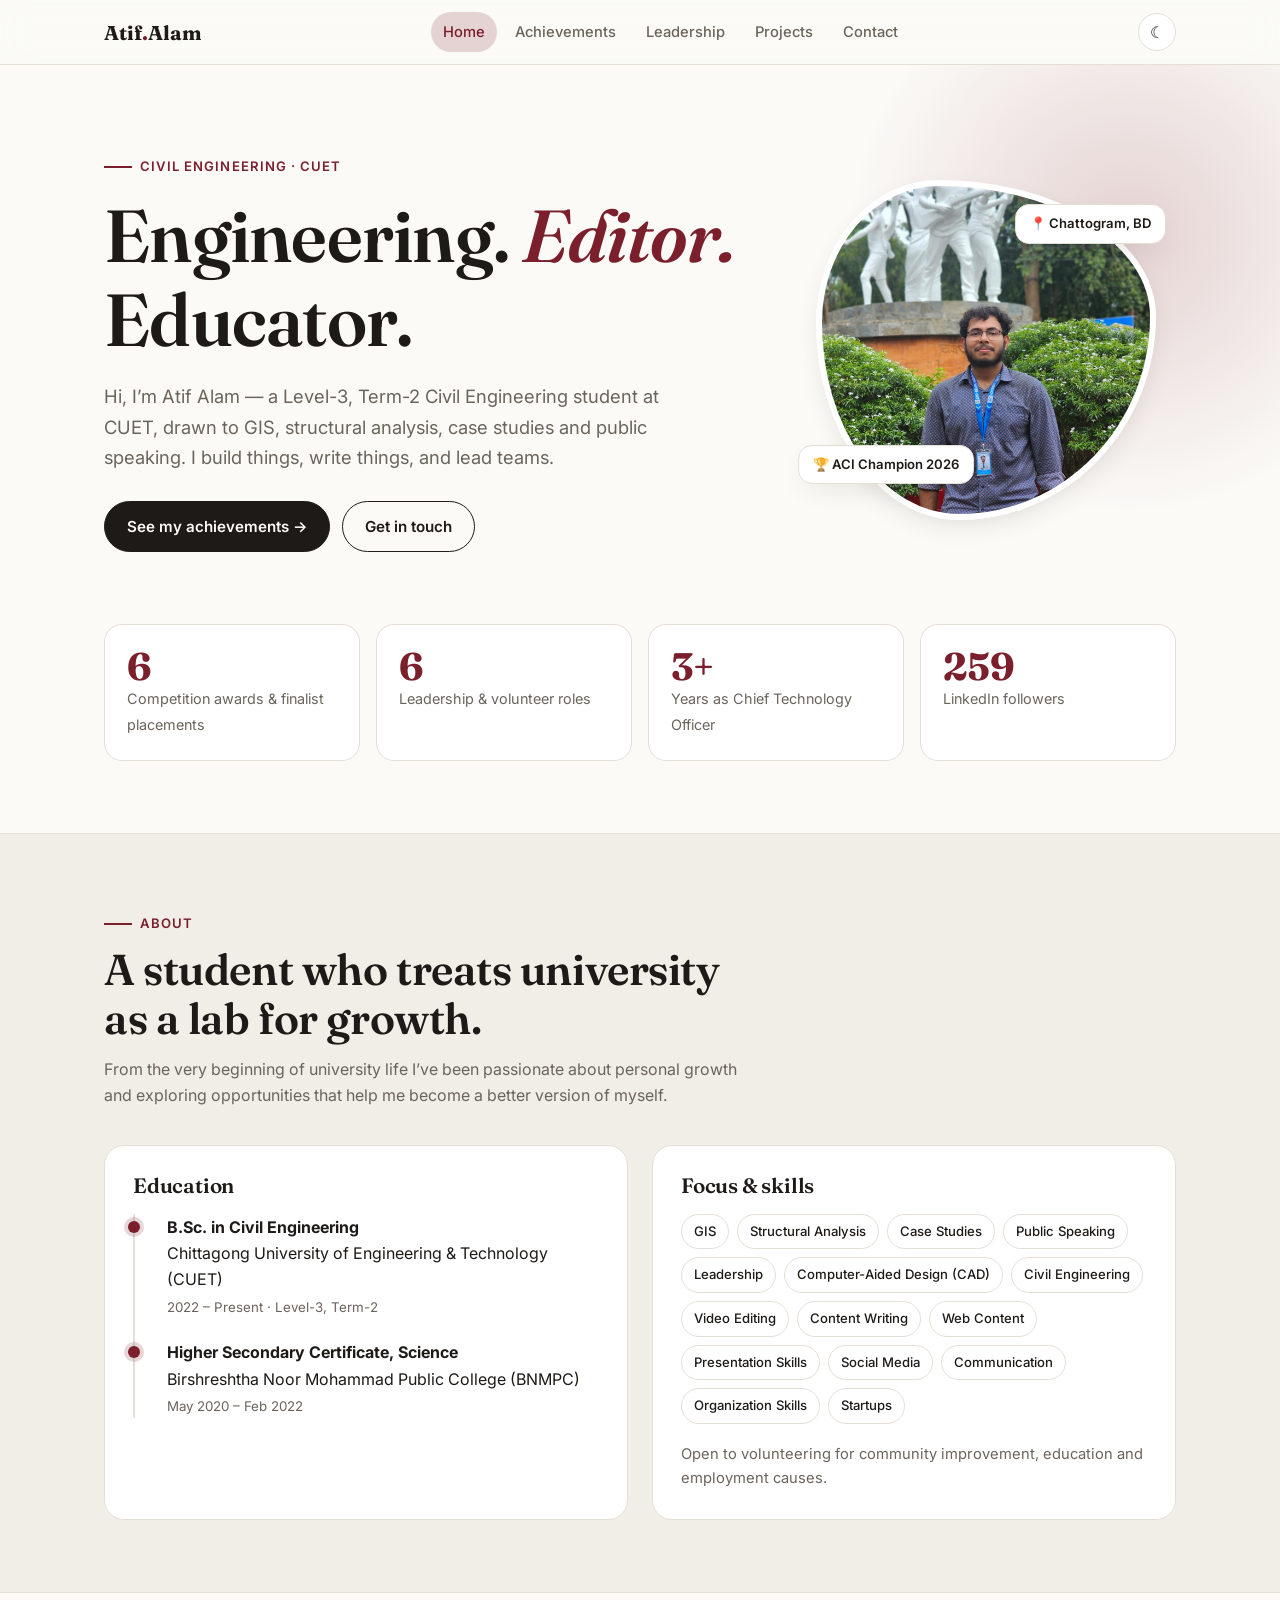
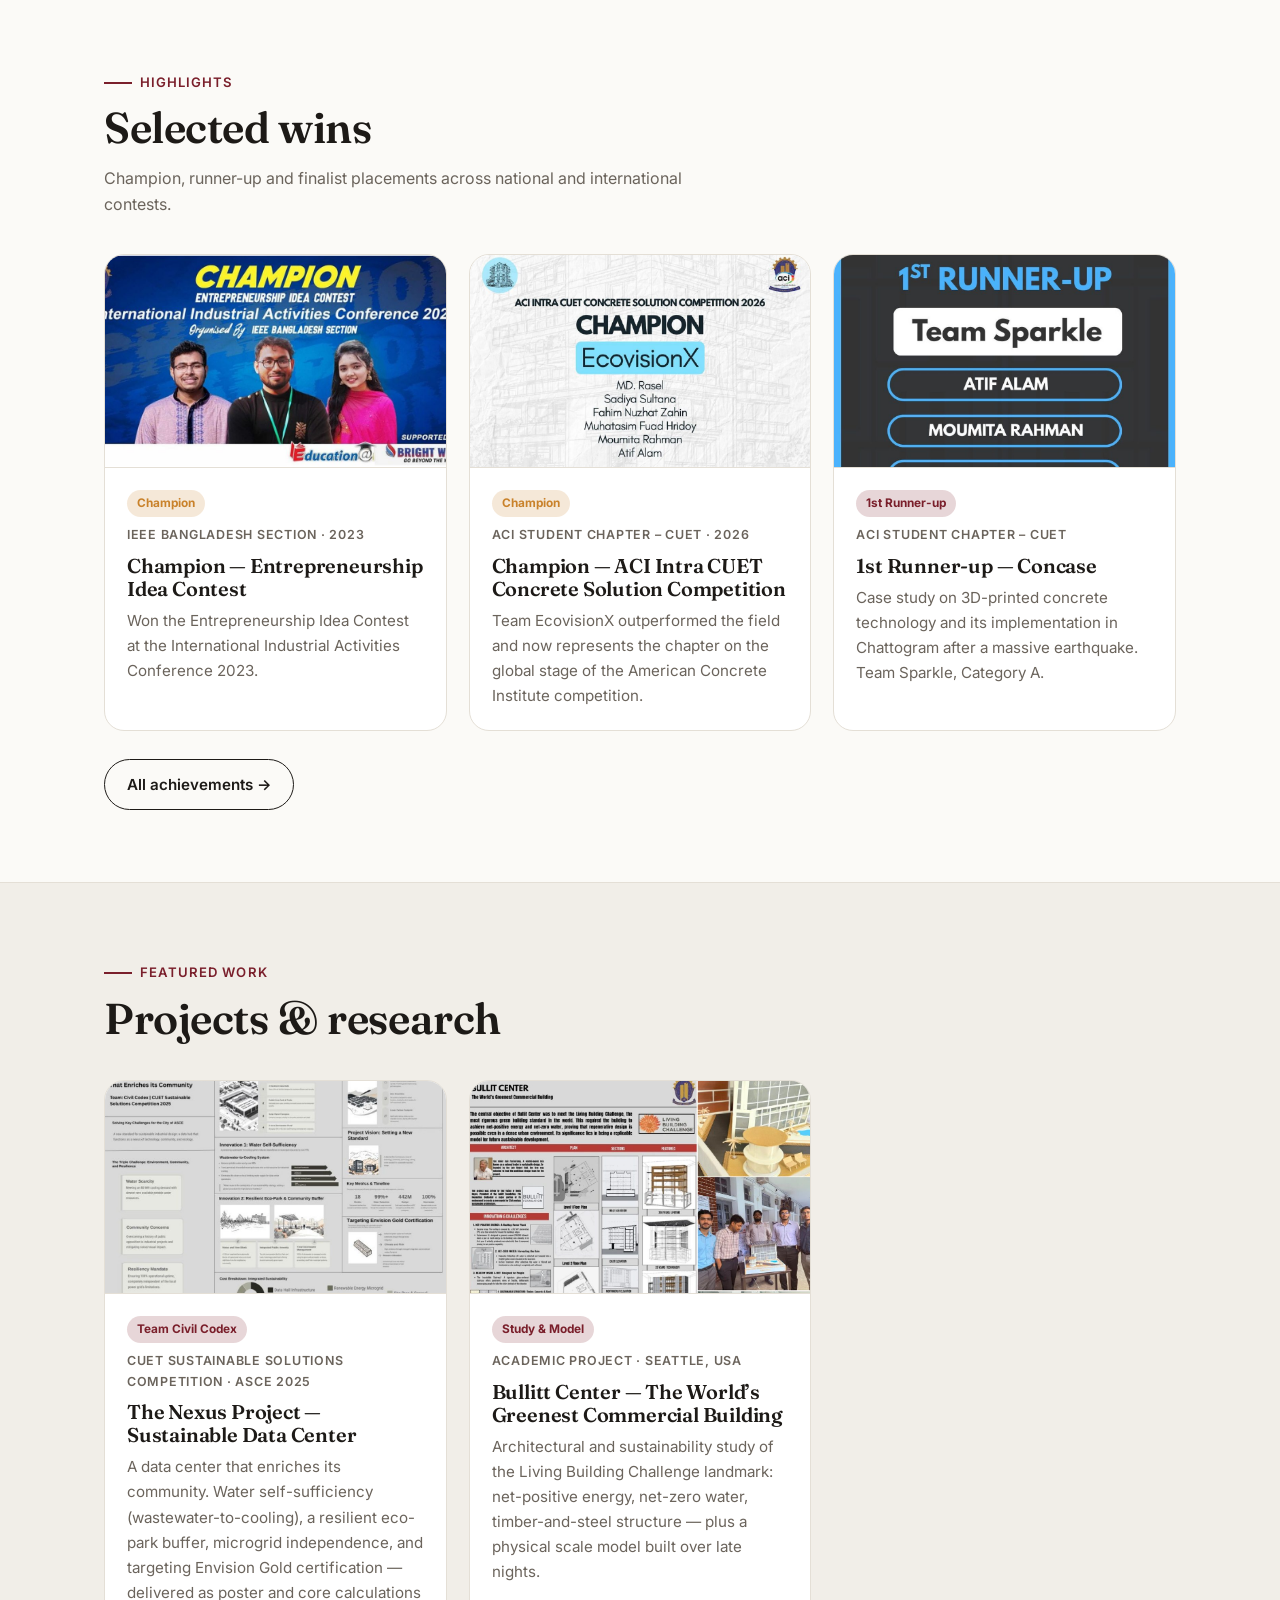
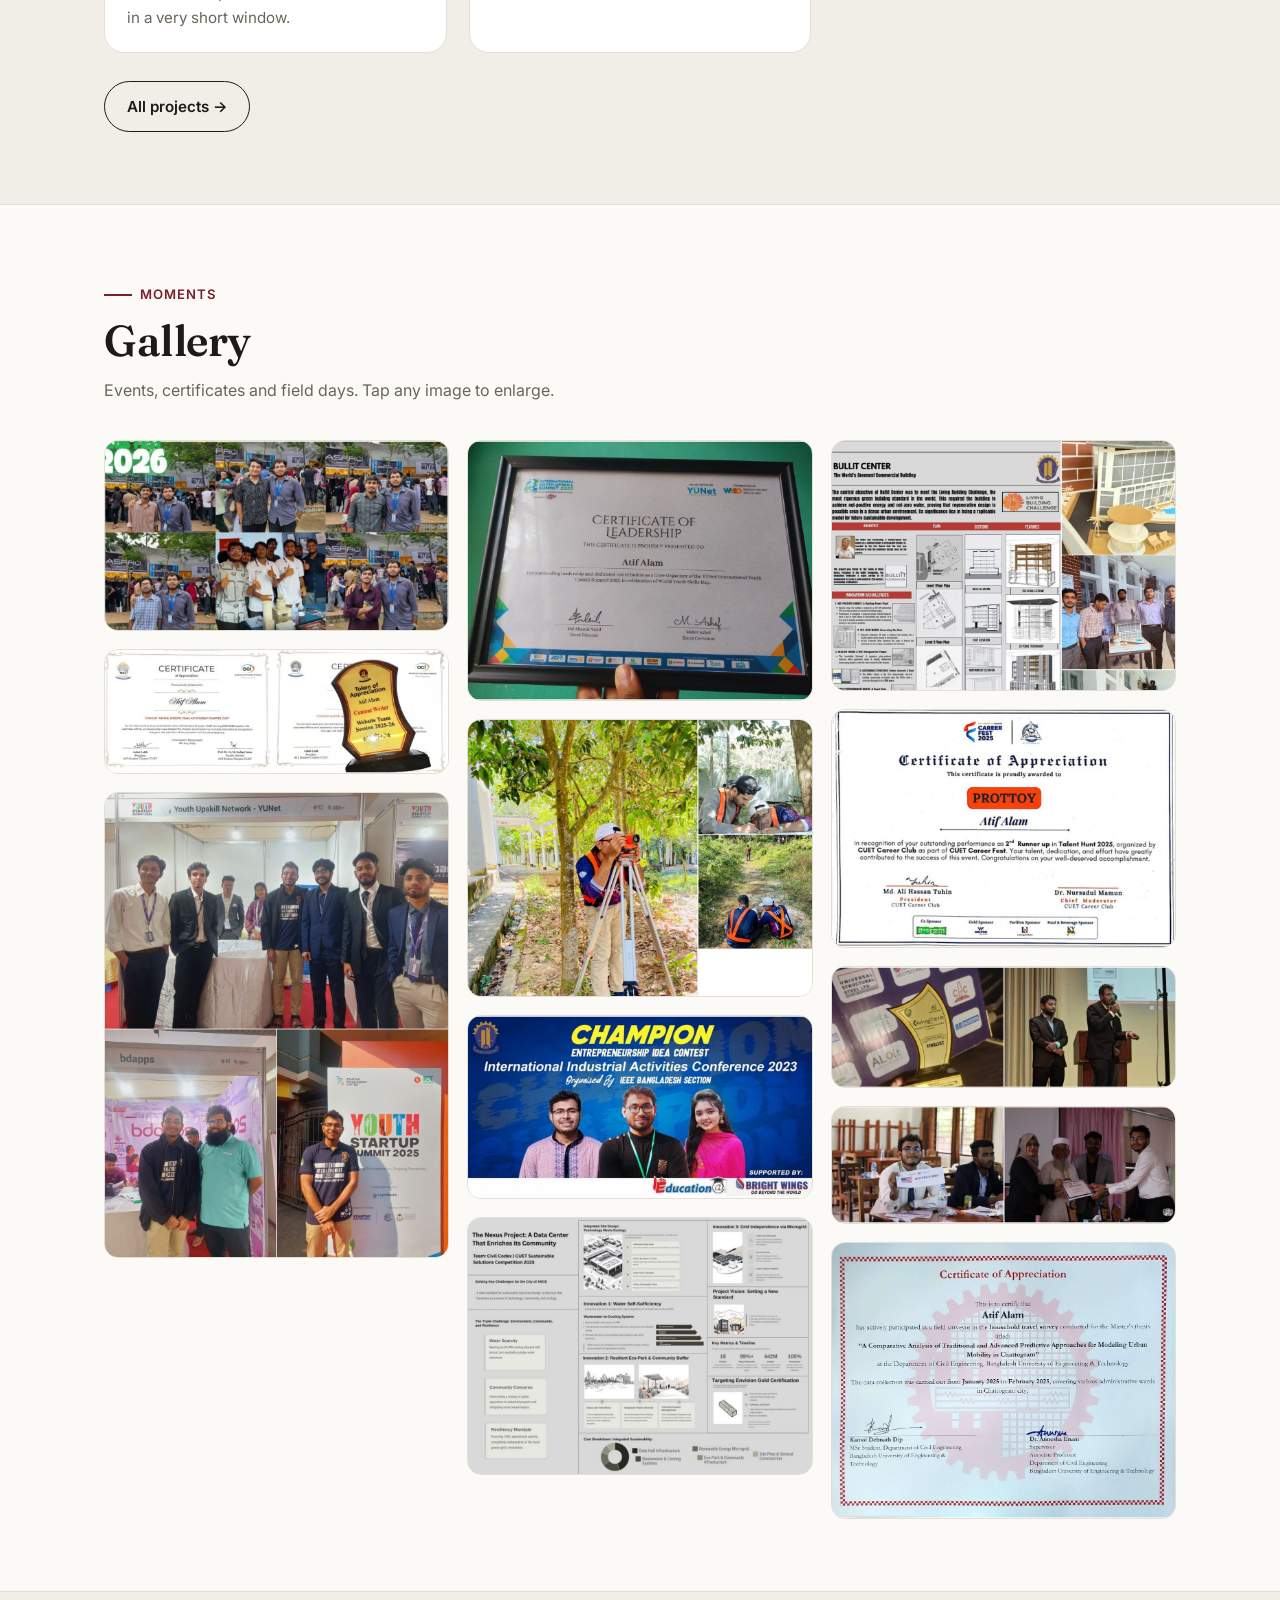
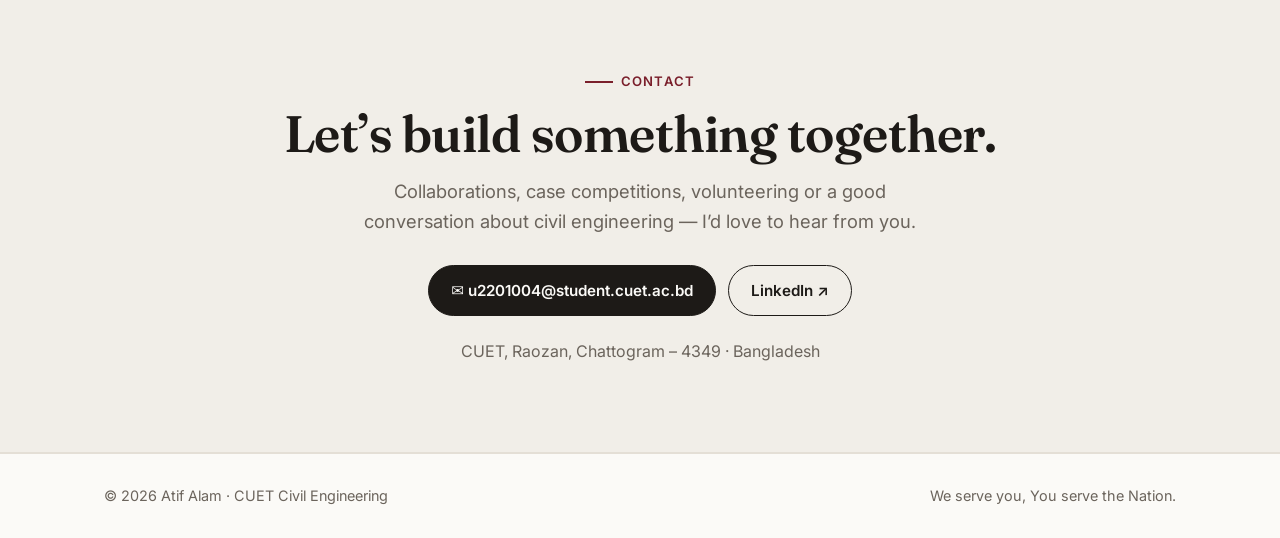
<file: index.html>
<!DOCTYPE html>
<html lang="en">
<head>
<meta charset="UTF-8"><meta name="viewport" content="width=device-width,initial-scale=1">
<title>Atif Alam | Civil Engineering Student, Leader & Editor</title>
<meta name="description" content="Portfolio of Atif Alam — CUET Civil Engineering student, ACI Student Chapter Assistant Secretary, CTO at Banana Pad.">
<meta property="og:title" content="Atif Alam | Civil Engineering Student, Leader & Editor"><meta property="og:description" content="Portfolio of Atif Alam — CUET Civil Engineering student, ACI Student Chapter Assistant Secretary, CTO at Banana Pad."><meta property="og:image" content="img/atif.jpg">
<link rel="icon" href="data:image/svg+xml,%3Csvg xmlns='http://www.w3.org/2000/svg' viewBox='0 0 64 64'%3E%3Crect width='64' height='64' rx='14' fill='%237a1f2b'/%3E%3Ctext x='32' y='44' font-size='34' text-anchor='middle' fill='white' font-family='Georgia' font-weight='700'%3EA%3C/text%3E%3C/svg%3E">
<link rel="preconnect" href="https://fonts.googleapis.com"><link rel="preconnect" href="https://fonts.gstatic.com" crossorigin>
<link href="https://fonts.googleapis.com/css2?family=Fraunces:ital,opsz,wght@0,9..144,600;0,9..144,700;1,9..144,600&family=Inter:wght@400;500;600;700&display=swap" rel="stylesheet">
<link rel="stylesheet" href="style.css"><script src="script.js" defer></script>
</head>
<body>
<header class="nav"><div class="wrap">
<a class="brand" href="index.html">Atif<span>.</span>Alam</a>
<nav class="links" id="links"><a href="index.html" class=active>Home</a><a href="achievements.html">Achievements</a><a href="leadership.html">Leadership</a><a href="projects.html">Projects</a><a href="index.html#contact">Contact</a></nav>
<div style="display:flex;gap:8px"><button class="icon-btn" id="theme" aria-label="Toggle theme"></button><button class="icon-btn burger" id="burger" aria-label="Menu">☰</button></div>
</div></header>
<main>
<section class="hero"><div class="wrap">
<div class="rv"><span class="eyebrow">Civil Engineering · CUET</span>
<h1>Engineering. <em>Editor.</em> Educator.</h1>
<p class="lead">Hi, I’m Atif Alam — a Level-3, Term-2 Civil Engineering student at CUET, drawn to GIS, structural analysis, case studies and public speaking. I build things, write things, and lead teams.</p>
<div class="cta"><a class="btn primary" href="achievements.html">See my achievements →</a><a class="btn ghost" href="#contact">Get in touch</a></div></div>
<div class="portrait rv"><img src="img/atif.jpg" alt="Portrait of Atif Alam"><span class="chip a">🏆 ACI Champion 2026</span><span class="chip b">📍 Chattogram, BD</span></div>
</div></section>

<section style="padding-top:0"><div class="wrap"><div class="stats rv">
<div class="stat"><b>6</b><span>Competition awards & finalist placements</span></div>
<div class="stat"><b>6</b><span>Leadership & volunteer roles</span></div>
<div class="stat"><b>3+</b><span>Years as Chief Technology Officer</span></div>
<div class="stat"><b>259</b><span>LinkedIn followers</span></div></div></div></section>

<section id="about" class="alt"><div class="wrap">
<div class="sec-head rv"><span class="eyebrow">About</span><h2>A student who treats university as a lab for growth.</h2><p>From the very beginning of university life I’ve been passionate about personal growth and exploring opportunities that help me become a better version of myself.</p></div>
<div class="two">
<div class="panel rv"><h3>Education</h3><ul class="tl">
<li><b>B.Sc. in Civil Engineering</b>Chittagong University of Engineering & Technology (CUET)<br><small>2022 – Present · Level-3, Term-2</small></li>
<li><b>Higher Secondary Certificate, Science</b>Birshreshtha Noor Mohammad Public College (BNMPC)<br><small>May 2020 – Feb 2022</small></li></ul></div>
<div class="panel rv"><h3>Focus & skills</h3>
<div class="tags"><span class="tag">GIS</span><span class="tag">Structural Analysis</span><span class="tag">Case Studies</span><span class="tag">Public Speaking</span><span class="tag">Leadership</span><span class="tag">Computer-Aided Design (CAD)</span><span class="tag">Civil Engineering</span><span class="tag">Video Editing</span><span class="tag">Content Writing</span><span class="tag">Web Content</span><span class="tag">Presentation Skills</span><span class="tag">Social Media</span><span class="tag">Communication</span><span class="tag">Organization Skills</span><span class="tag">Startups</span></div>
<p style="color:var(--mute);margin:18px 0 0;font-size:.92rem">Open to volunteering for community improvement, education and employment causes.</p></div>
</div></div></section>

<section><div class="wrap">
<div class="sec-head rv"><span class="eyebrow">Highlights</span><h2>Selected wins</h2><p>Champion, runner-up and finalist placements across national and international contests.</p></div>
<div class="grid"><article class="card rv"><img class="thumb" loading="lazy" src="img/ieee.jpg" alt="Champion poster, IEEE Entrepreneurship Idea Contest"><div class="body"><span class="badge gold">Champion</span><div class="meta">IEEE Bangladesh Section · 2023</div><h3>Champion — Entrepreneurship Idea Contest</h3><p>Won the Entrepreneurship Idea Contest at the International Industrial Activities Conference 2023.</p></div></article><article class="card rv"><img class="thumb" loading="lazy" src="img/ecovisionx.jpg" alt="EcovisionX champion announcement"><div class="body"><span class="badge gold">Champion</span><div class="meta">ACI Student Chapter – CUET · 2026</div><h3>Champion — ACI Intra CUET Concrete Solution Competition</h3><p>Team EcovisionX outperformed the field and now represents the chapter on the global stage of the American Concrete Institute competition.</p></div></article><article class="card rv"><img class="thumb" loading="lazy" src="img/concase.jpg" alt="Concase 1st runner-up announcement"><div class="body"><span class="badge">1st Runner-up</span><div class="meta">ACI Student Chapter – CUET</div><h3>1st Runner-up — Concase</h3><p>Case study on 3D-printed concrete technology and its implementation in Chattogram after a massive earthquake. Team Sparkle, Category A.</p></div></article></div>
<div class="cta rv"><a class="btn ghost" href="achievements.html">All achievements →</a></div></div></section>

<section class="alt"><div class="wrap">
<div class="sec-head rv"><span class="eyebrow">Featured work</span><h2>Projects & research</h2></div>
<div class="grid"><article class="card rv"><img class="thumb" loading="lazy" src="img/nexus.jpg" alt="The Nexus Project poster"><div class="body"><span class="badge">Team Civil Codex</span><div class="meta">CUET Sustainable Solutions Competition · ASCE 2025</div><h3>The Nexus Project — Sustainable Data Center</h3><p>A data center that enriches its community. Water self-sufficiency (wastewater-to-cooling), a resilient eco-park buffer, microgrid independence, and targeting Envision Gold certification — delivered as poster and core calculations in a very short window.</p></div></article><article class="card rv"><img class="thumb" loading="lazy" src="img/bullitt.jpg" alt="Bullitt Center poster and scale model"><div class="body"><span class="badge">Study & Model</span><div class="meta">Academic Project · Seattle, USA</div><h3>Bullitt Center — The World’s Greenest Commercial Building</h3><p>Architectural and sustainability study of the Living Building Challenge landmark: net-positive energy, net-zero water, timber-and-steel structure — plus a physical scale model built over late nights.</p></div></article></div>
<div class="cta rv"><a class="btn ghost" href="projects.html">All projects →</a></div></div></section>

<section><div class="wrap">
<div class="sec-head rv"><span class="eyebrow">Moments</span><h2>Gallery</h2><p>Events, certificates and field days. Tap any image to enlarge.</p></div>
<div class="gallery rv"><img loading="lazy" src="img/clubfest.jpg" alt="CUET Club Fest 2026"><img loading="lazy" src="img/aci-recognition.jpg" alt="ACI recognition"><img loading="lazy" src="img/startup-summit.jpg" alt="Youth Startup Summit 2025"><img loading="lazy" src="img/yunet-cert.jpg" alt="YUNet leadership certificate"><img loading="lazy" src="img/surveying.jpg" alt="Surveying field work"><img loading="lazy" src="img/ieee.jpg" alt="IEEE champion"><img loading="lazy" src="img/nexus.jpg" alt="Nexus Project poster"><img loading="lazy" src="img/bullitt.jpg" alt="Bullitt Center"><img loading="lazy" src="img/talent-hunt.jpg" alt="Talent Hunt certificate"><img loading="lazy" src="img/reinforce.jpg" alt="Reinforce finalist"><img loading="lazy" src="img/mun.jpg" alt="Intra CUET MUN"><img loading="lazy" src="img/survey-cert.jpg" alt="BUET survey certificate"></div></div></section>

<section id="contact" class="alt contact"><div class="wrap rv">
<span class="eyebrow">Contact</span><h2 style="margin:12px 0">Let’s build something together.</h2>
<p class="lead" style="margin:0 auto">Collaborations, case competitions, volunteering or a good conversation about civil engineering — I’d love to hear from you.</p>
<div class="cta"><a class="btn primary" href="mailto:u2201004@student.cuet.ac.bd">✉ u2201004@student.cuet.ac.bd</a><a class="btn ghost" href="https://www.linkedin.com/in/atif-alam-a69854352" target="_blank" rel="noopener">LinkedIn ↗</a></div>
<p style="color:var(--mute);margin-top:22px">CUET, Raozan, Chattogram – 4349 · Bangladesh</p></div></section></main>
<footer><div class="wrap"><span>© 2026 Atif Alam · CUET Civil Engineering</span><span>We serve you, You serve the Nation.</span></div></footer>
<div class="lb" id="lb"><img alt=""></div>
</body></html>
</file>
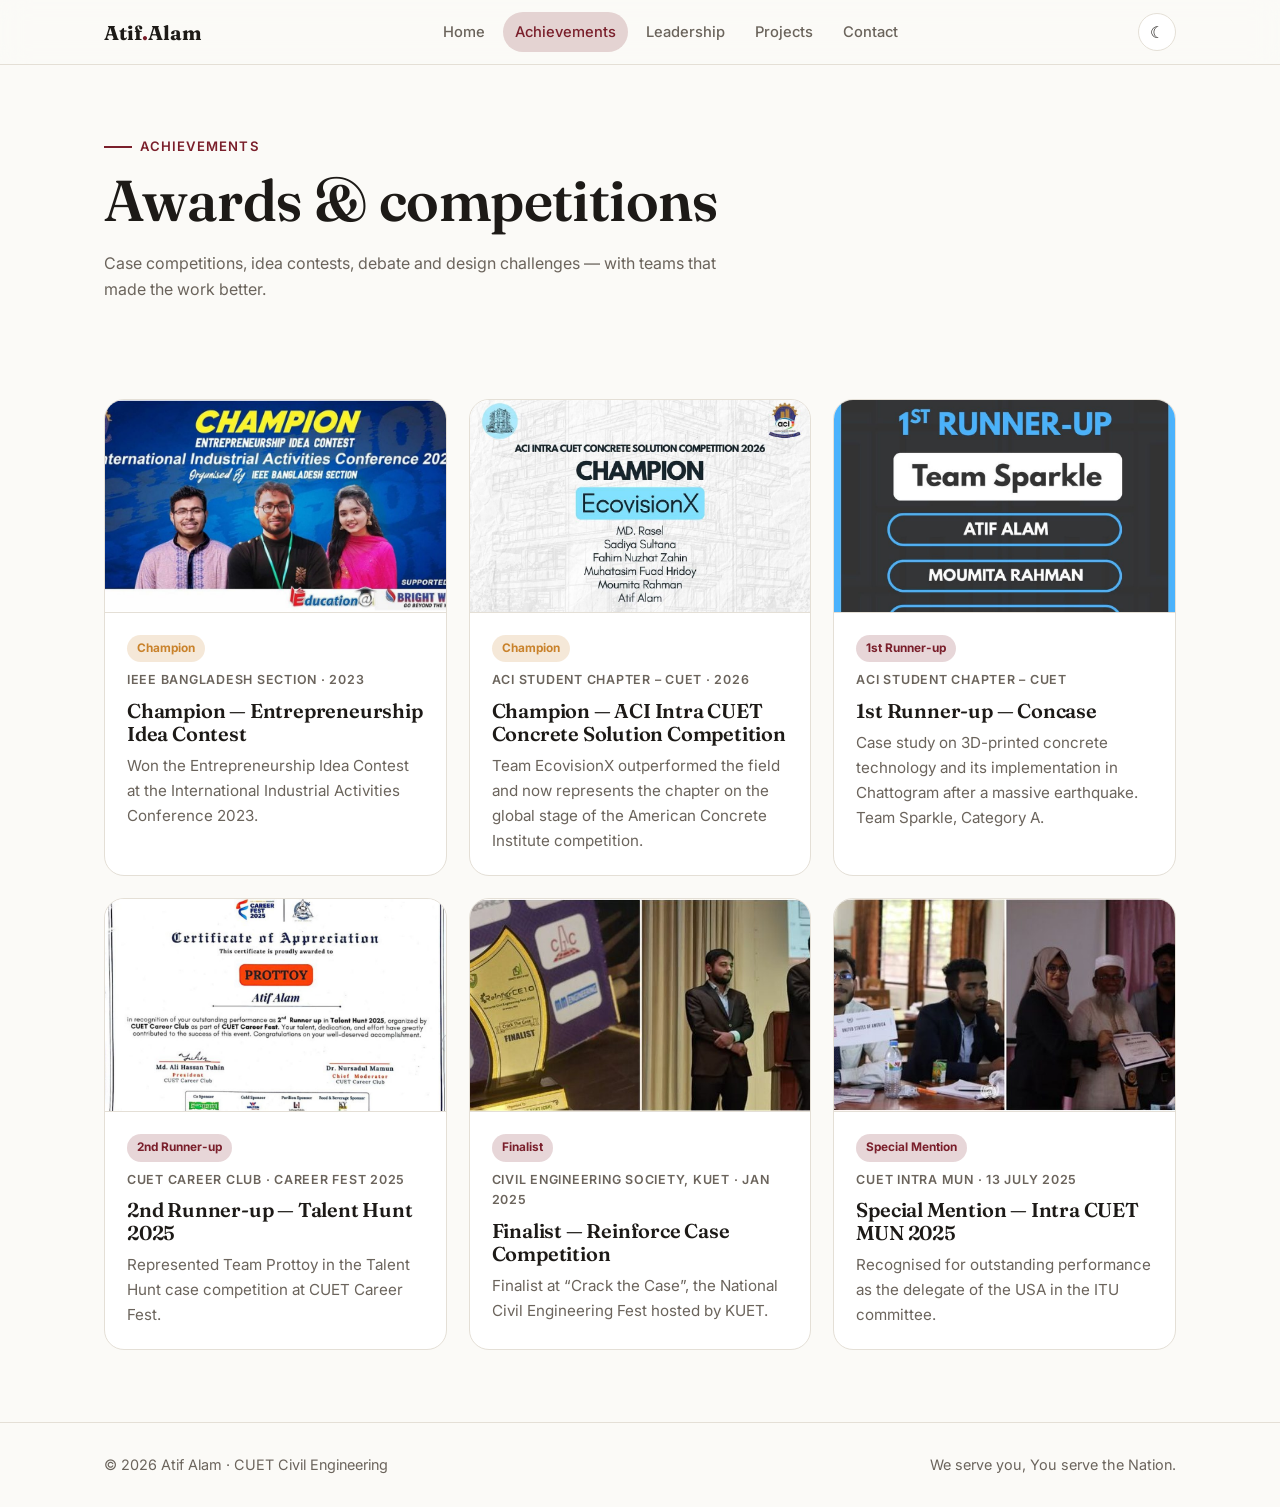
<file: achievements.html>
<!DOCTYPE html>
<html lang="en">
<head>
<meta charset="UTF-8"><meta name="viewport" content="width=device-width,initial-scale=1">
<title>Achievements | Atif Alam</title>
<meta name="description" content="Competition wins, runner-up and finalist placements.">
<meta property="og:title" content="Achievements | Atif Alam"><meta property="og:description" content="Competition wins, runner-up and finalist placements."><meta property="og:image" content="img/atif.jpg">
<link rel="icon" href="data:image/svg+xml,%3Csvg xmlns='http://www.w3.org/2000/svg' viewBox='0 0 64 64'%3E%3Crect width='64' height='64' rx='14' fill='%237a1f2b'/%3E%3Ctext x='32' y='44' font-size='34' text-anchor='middle' fill='white' font-family='Georgia' font-weight='700'%3EA%3C/text%3E%3C/svg%3E">
<link rel="preconnect" href="https://fonts.googleapis.com"><link rel="preconnect" href="https://fonts.gstatic.com" crossorigin>
<link href="https://fonts.googleapis.com/css2?family=Fraunces:ital,opsz,wght@0,9..144,600;0,9..144,700;1,9..144,600&family=Inter:wght@400;500;600;700&display=swap" rel="stylesheet">
<link rel="stylesheet" href="style.css"><script src="script.js" defer></script>
</head>
<body>
<header class="nav"><div class="wrap">
<a class="brand" href="index.html">Atif<span>.</span>Alam</a>
<nav class="links" id="links"><a href="index.html">Home</a><a href="achievements.html" class=active>Achievements</a><a href="leadership.html">Leadership</a><a href="projects.html">Projects</a><a href="index.html#contact">Contact</a></nav>
<div style="display:flex;gap:8px"><button class="icon-btn" id="theme" aria-label="Toggle theme"></button><button class="icon-btn burger" id="burger" aria-label="Menu">☰</button></div>
</div></header>
<main><section class="pagehead"><div class="wrap rv"><span class="eyebrow">Achievements</span><h1>Awards & competitions</h1><p>Case competitions, idea contests, debate and design challenges — with teams that made the work better.</p></div></section><section><div class="wrap"><div class="grid"><article class="card rv"><img class="thumb" loading="lazy" src="img/ieee.jpg" alt="Champion poster, IEEE Entrepreneurship Idea Contest"><div class="body"><span class="badge gold">Champion</span><div class="meta">IEEE Bangladesh Section · 2023</div><h3>Champion — Entrepreneurship Idea Contest</h3><p>Won the Entrepreneurship Idea Contest at the International Industrial Activities Conference 2023.</p></div></article><article class="card rv"><img class="thumb" loading="lazy" src="img/ecovisionx.jpg" alt="EcovisionX champion announcement"><div class="body"><span class="badge gold">Champion</span><div class="meta">ACI Student Chapter – CUET · 2026</div><h3>Champion — ACI Intra CUET Concrete Solution Competition</h3><p>Team EcovisionX outperformed the field and now represents the chapter on the global stage of the American Concrete Institute competition.</p></div></article><article class="card rv"><img class="thumb" loading="lazy" src="img/concase.jpg" alt="Concase 1st runner-up announcement"><div class="body"><span class="badge">1st Runner-up</span><div class="meta">ACI Student Chapter – CUET</div><h3>1st Runner-up — Concase</h3><p>Case study on 3D-printed concrete technology and its implementation in Chattogram after a massive earthquake. Team Sparkle, Category A.</p></div></article><article class="card rv"><img class="thumb" loading="lazy" src="img/talent-hunt.jpg" alt="Talent Hunt 2025 certificate"><div class="body"><span class="badge">2nd Runner-up</span><div class="meta">CUET Career Club · Career Fest 2025</div><h3>2nd Runner-up — Talent Hunt 2025</h3><p>Represented Team Prottoy in the Talent Hunt case competition at CUET Career Fest.</p></div></article><article class="card rv"><img class="thumb" loading="lazy" src="img/reinforce.jpg" alt="Reinforce finalist trophy"><div class="body"><span class="badge">Finalist</span><div class="meta">Civil Engineering Society, KUET · Jan 2025</div><h3>Finalist — Reinforce Case Competition</h3><p>Finalist at “Crack the Case”, the National Civil Engineering Fest hosted by KUET.</p></div></article><article class="card rv"><img class="thumb" loading="lazy" src="img/mun.jpg" alt="Intra CUET MUN 2025"><div class="body"><span class="badge">Special Mention</span><div class="meta">CUET Intra MUN · 13 July 2025</div><h3>Special Mention — Intra CUET MUN 2025</h3><p>Recognised for outstanding performance as the delegate of the USA in the ITU committee.</p></div></article></div></div></section></main>
<footer><div class="wrap"><span>© 2026 Atif Alam · CUET Civil Engineering</span><span>We serve you, You serve the Nation.</span></div></footer>
<div class="lb" id="lb"><img alt=""></div>
</body></html>
</file>
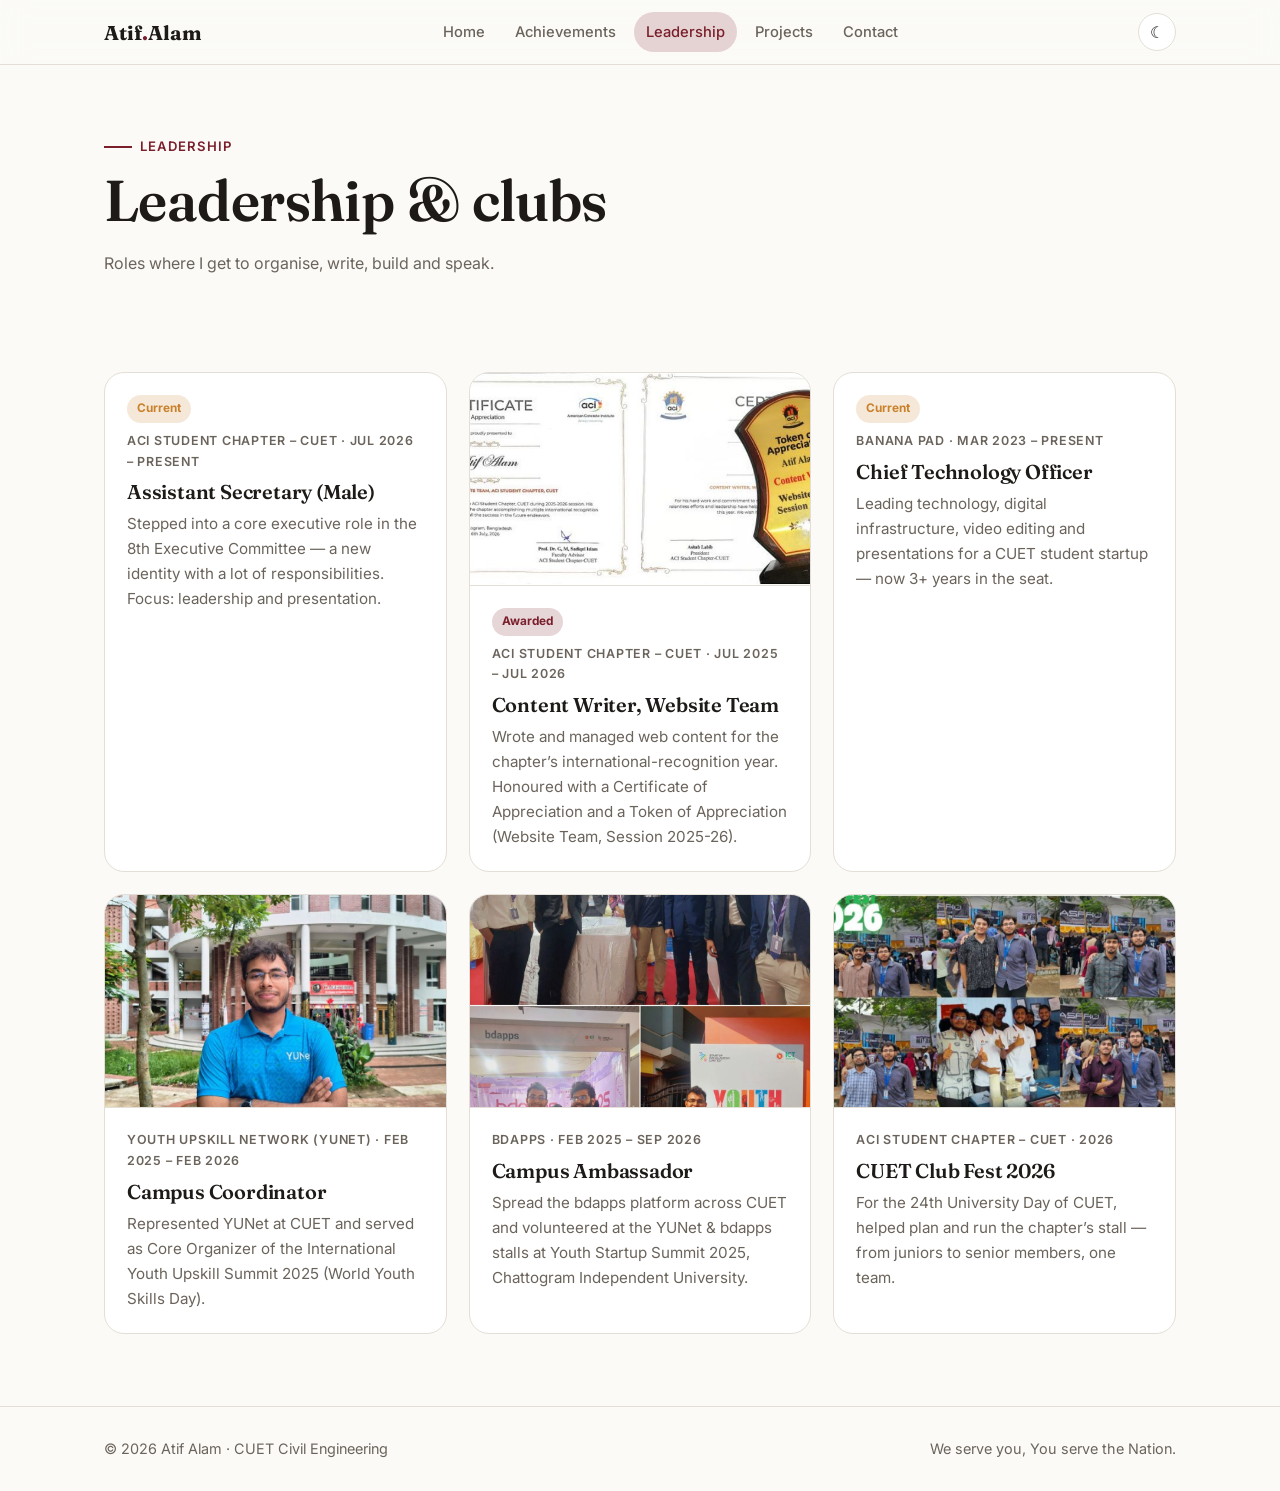
<file: leadership.html>
<!DOCTYPE html>
<html lang="en">
<head>
<meta charset="UTF-8"><meta name="viewport" content="width=device-width,initial-scale=1">
<title>Leadership | Atif Alam</title>
<meta name="description" content="Leadership and club roles at ACI Student Chapter, Banana Pad, YUNet and bdapps.">
<meta property="og:title" content="Leadership | Atif Alam"><meta property="og:description" content="Leadership and club roles at ACI Student Chapter, Banana Pad, YUNet and bdapps."><meta property="og:image" content="img/atif.jpg">
<link rel="icon" href="data:image/svg+xml,%3Csvg xmlns='http://www.w3.org/2000/svg' viewBox='0 0 64 64'%3E%3Crect width='64' height='64' rx='14' fill='%237a1f2b'/%3E%3Ctext x='32' y='44' font-size='34' text-anchor='middle' fill='white' font-family='Georgia' font-weight='700'%3EA%3C/text%3E%3C/svg%3E">
<link rel="preconnect" href="https://fonts.googleapis.com"><link rel="preconnect" href="https://fonts.gstatic.com" crossorigin>
<link href="https://fonts.googleapis.com/css2?family=Fraunces:ital,opsz,wght@0,9..144,600;0,9..144,700;1,9..144,600&family=Inter:wght@400;500;600;700&display=swap" rel="stylesheet">
<link rel="stylesheet" href="style.css"><script src="script.js" defer></script>
</head>
<body>
<header class="nav"><div class="wrap">
<a class="brand" href="index.html">Atif<span>.</span>Alam</a>
<nav class="links" id="links"><a href="index.html">Home</a><a href="achievements.html">Achievements</a><a href="leadership.html" class=active>Leadership</a><a href="projects.html">Projects</a><a href="index.html#contact">Contact</a></nav>
<div style="display:flex;gap:8px"><button class="icon-btn" id="theme" aria-label="Toggle theme"></button><button class="icon-btn burger" id="burger" aria-label="Menu">☰</button></div>
</div></header>
<main><section class="pagehead"><div class="wrap rv"><span class="eyebrow">Leadership</span><h1>Leadership & clubs</h1><p>Roles where I get to organise, write, build and speak.</p></div></section><section><div class="wrap"><div class="grid"><article class="card rv"><div class="body"><span class="badge gold">Current</span><div class="meta">ACI Student Chapter – CUET · Jul 2026 – Present</div><h3>Assistant Secretary (Male)</h3><p>Stepped into a core executive role in the 8th Executive Committee — a new identity with a lot of responsibilities. Focus: leadership and presentation.</p></div></article><article class="card rv"><img class="thumb" loading="lazy" src="img/aci-recognition.jpg" alt="ACI certificate of appreciation and trophy"><div class="body"><span class="badge">Awarded</span><div class="meta">ACI Student Chapter – CUET · Jul 2025 – Jul 2026</div><h3>Content Writer, Website Team</h3><p>Wrote and managed web content for the chapter’s international-recognition year. Honoured with a Certificate of Appreciation and a Token of Appreciation (Website Team, Session 2025-26).</p></div></article><article class="card rv"><div class="body"><span class="badge gold">Current</span><div class="meta">Banana Pad · Mar 2023 – Present</div><h3>Chief Technology Officer</h3><p>Leading technology, digital infrastructure, video editing and presentations for a CUET student startup — now 3+ years in the seat.</p></div></article><article class="card rv"><img class="thumb" loading="lazy" src="img/yunet-coordinator.jpg" alt="Atif as YUNet Campus Coordinator"><div class="body"><div class="meta">Youth Upskill Network (YUNet) · Feb 2025 – Feb 2026</div><h3>Campus Coordinator</h3><p>Represented YUNet at CUET and served as Core Organizer of the International Youth Upskill Summit 2025 (World Youth Skills Day).</p></div></article><article class="card rv"><img class="thumb" loading="lazy" src="img/startup-summit.jpg" alt="YUNet and bdapps stalls at Youth Startup Summit 2025"><div class="body"><div class="meta">bdapps · Feb 2025 – Sep 2026</div><h3>Campus Ambassador</h3><p>Spread the bdapps platform across CUET and volunteered at the YUNet & bdapps stalls at Youth Startup Summit 2025, Chattogram Independent University.</p></div></article><article class="card rv"><img class="thumb" loading="lazy" src="img/clubfest.jpg" alt="ACI stall at CUET Club Fest 2026"><div class="body"><div class="meta">ACI Student Chapter – CUET · 2026</div><h3>CUET Club Fest 2026</h3><p>For the 24th University Day of CUET, helped plan and run the chapter’s stall — from juniors to senior members, one team.</p></div></article></div></div></section></main>
<footer><div class="wrap"><span>© 2026 Atif Alam · CUET Civil Engineering</span><span>We serve you, You serve the Nation.</span></div></footer>
<div class="lb" id="lb"><img alt=""></div>
</body></html>
</file>
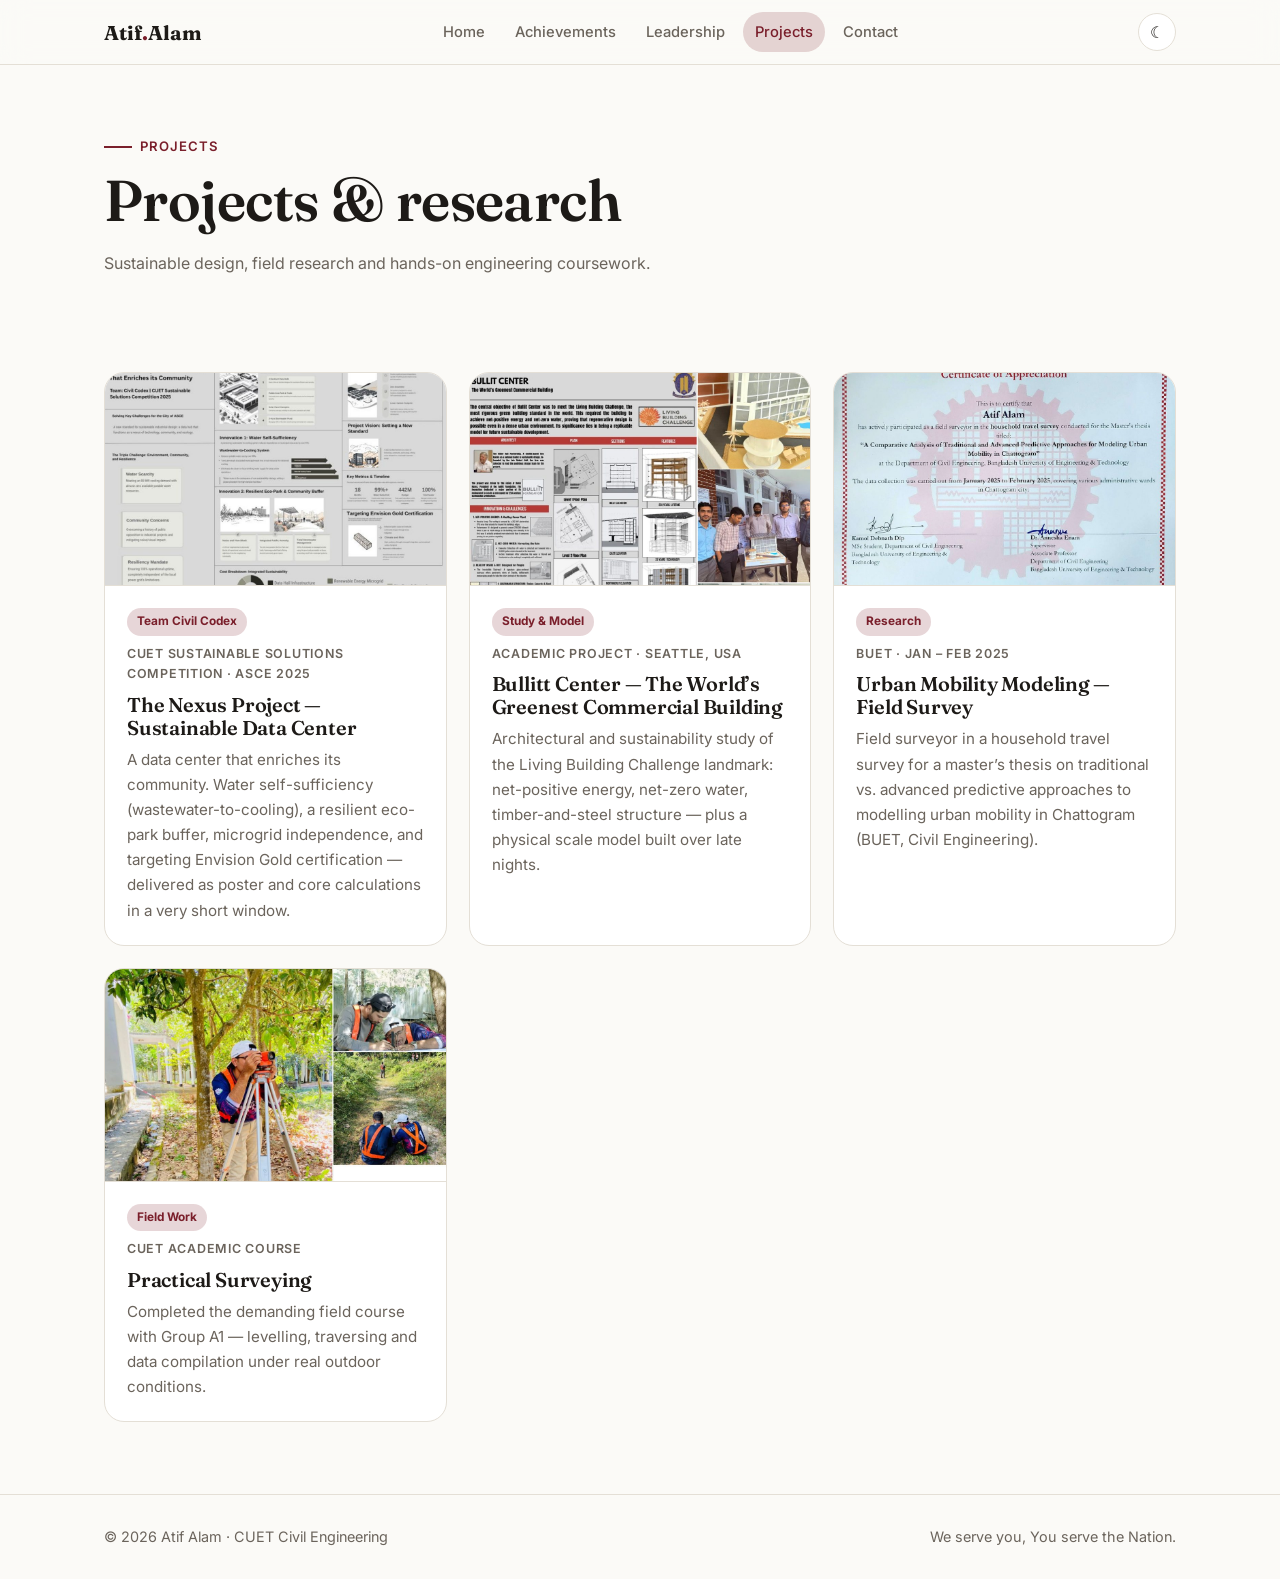
<file: projects.html>
<!DOCTYPE html>
<html lang="en">
<head>
<meta charset="UTF-8"><meta name="viewport" content="width=device-width,initial-scale=1">
<title>Projects | Atif Alam</title>
<meta name="description" content="Sustainable design, research and field work.">
<meta property="og:title" content="Projects | Atif Alam"><meta property="og:description" content="Sustainable design, research and field work."><meta property="og:image" content="img/atif.jpg">
<link rel="icon" href="data:image/svg+xml,%3Csvg xmlns='http://www.w3.org/2000/svg' viewBox='0 0 64 64'%3E%3Crect width='64' height='64' rx='14' fill='%237a1f2b'/%3E%3Ctext x='32' y='44' font-size='34' text-anchor='middle' fill='white' font-family='Georgia' font-weight='700'%3EA%3C/text%3E%3C/svg%3E">
<link rel="preconnect" href="https://fonts.googleapis.com"><link rel="preconnect" href="https://fonts.gstatic.com" crossorigin>
<link href="https://fonts.googleapis.com/css2?family=Fraunces:ital,opsz,wght@0,9..144,600;0,9..144,700;1,9..144,600&family=Inter:wght@400;500;600;700&display=swap" rel="stylesheet">
<link rel="stylesheet" href="style.css"><script src="script.js" defer></script>
</head>
<body>
<header class="nav"><div class="wrap">
<a class="brand" href="index.html">Atif<span>.</span>Alam</a>
<nav class="links" id="links"><a href="index.html">Home</a><a href="achievements.html">Achievements</a><a href="leadership.html">Leadership</a><a href="projects.html" class=active>Projects</a><a href="index.html#contact">Contact</a></nav>
<div style="display:flex;gap:8px"><button class="icon-btn" id="theme" aria-label="Toggle theme"></button><button class="icon-btn burger" id="burger" aria-label="Menu">☰</button></div>
</div></header>
<main><section class="pagehead"><div class="wrap rv"><span class="eyebrow">Projects</span><h1>Projects & research</h1><p>Sustainable design, field research and hands-on engineering coursework.</p></div></section><section><div class="wrap"><div class="grid"><article class="card rv"><img class="thumb" loading="lazy" src="img/nexus.jpg" alt="The Nexus Project poster"><div class="body"><span class="badge">Team Civil Codex</span><div class="meta">CUET Sustainable Solutions Competition · ASCE 2025</div><h3>The Nexus Project — Sustainable Data Center</h3><p>A data center that enriches its community. Water self-sufficiency (wastewater-to-cooling), a resilient eco-park buffer, microgrid independence, and targeting Envision Gold certification — delivered as poster and core calculations in a very short window.</p></div></article><article class="card rv"><img class="thumb" loading="lazy" src="img/bullitt.jpg" alt="Bullitt Center poster and scale model"><div class="body"><span class="badge">Study & Model</span><div class="meta">Academic Project · Seattle, USA</div><h3>Bullitt Center — The World’s Greenest Commercial Building</h3><p>Architectural and sustainability study of the Living Building Challenge landmark: net-positive energy, net-zero water, timber-and-steel structure — plus a physical scale model built over late nights.</p></div></article><article class="card rv"><img class="thumb" loading="lazy" src="img/survey-cert.jpg" alt="Survey certificate of appreciation"><div class="body"><span class="badge">Research</span><div class="meta">BUET · Jan – Feb 2025</div><h3>Urban Mobility Modeling — Field Survey</h3><p>Field surveyor in a household travel survey for a master’s thesis on traditional vs. advanced predictive approaches to modelling urban mobility in Chattogram (BUET, Civil Engineering).</p></div></article><article class="card rv"><img class="thumb" loading="lazy" src="img/surveying.jpg" alt="Practical surveying field work"><div class="body"><span class="badge">Field Work</span><div class="meta">CUET Academic Course</div><h3>Practical Surveying</h3><p>Completed the demanding field course with Group A1 — levelling, traversing and data compilation under real outdoor conditions.</p></div></article></div></div></section></main>
<footer><div class="wrap"><span>© 2026 Atif Alam · CUET Civil Engineering</span><span>We serve you, You serve the Nation.</span></div></footer>
<div class="lb" id="lb"><img alt=""></div>
</body></html>
</file>
<file: style.css>
:root{--bg:#fbfaf7;--bg2:#f1eee8;--card:#fff;--ink:#1d1a17;--mute:#6b645c;--line:#e4dfd6;--accent:#7a1f2b;--accent2:#c9822b;--ring:rgba(122,31,43,.18);--shadow:0 10px 30px -12px rgba(40,25,10,.18)}
:root[data-theme=dark]{--bg:#141110;--bg2:#1b1816;--card:#1f1b19;--ink:#f3eee8;--mute:#a79f95;--line:#322c28;--accent:#e0707e;--accent2:#e5a24d;--ring:rgba(224,112,126,.25);--shadow:0 10px 30px -12px rgba(0,0,0,.6)}
*{box-sizing:border-box}html{scroll-behavior:smooth}
body{margin:0;font-family:'Inter',system-ui,-apple-system,'Segoe UI',Roboto,sans-serif;background:var(--bg);color:var(--ink);line-height:1.65;-webkit-font-smoothing:antialiased}
h1,h2,h3,.serif{font-family:'Fraunces',Georgia,serif;font-weight:600;letter-spacing:-.01em;line-height:1.15;margin:0}
a{color:inherit}img{max-width:100%;display:block}
.wrap{max-width:1120px;margin:0 auto;padding:0 24px}
/* nav */
.nav{position:sticky;top:0;z-index:50;backdrop-filter:blur(14px);background:color-mix(in srgb,var(--bg) 82%,transparent);border-bottom:1px solid var(--line)}
.nav .wrap{display:flex;align-items:center;justify-content:space-between;height:64px;gap:16px}
.brand{font-family:'Fraunces',serif;font-weight:700;font-size:1.25rem;text-decoration:none}
.brand span{color:var(--accent)}
.links{display:flex;gap:6px;align-items:center}
.links a{text-decoration:none;color:var(--mute);font-size:.92rem;font-weight:500;padding:8px 12px;border-radius:999px;transition:.2s}
.links a:hover{color:var(--ink);background:var(--bg2)}
.links a.active{color:var(--accent);background:var(--ring)}
.icon-btn{border:1px solid var(--line);background:var(--card);color:var(--ink);width:38px;height:38px;border-radius:50%;cursor:pointer;font-size:1rem;display:grid;place-items:center}
.burger{display:none}
@media(max-width:820px){.burger{display:grid}.links{position:absolute;top:64px;left:0;right:0;background:var(--bg);flex-direction:column;align-items:stretch;padding:12px 24px 20px;border-bottom:1px solid var(--line);display:none}.links.open{display:flex}}
/* hero */
.hero{padding:84px 0 64px;position:relative;overflow:hidden}
.hero::before{content:"";position:absolute;inset:-20% -10% auto auto;width:560px;height:560px;background:radial-gradient(closest-side,var(--ring),transparent);z-index:-1}
.hero .wrap{display:grid;grid-template-columns:1.25fr .75fr;gap:56px;align-items:center}
.eyebrow{display:inline-flex;gap:8px;align-items:center;font-size:.82rem;font-weight:600;letter-spacing:.08em;text-transform:uppercase;color:var(--accent)}
.eyebrow::before{content:"";width:28px;height:2px;background:var(--accent)}
.hero h1{font-size:clamp(2.6rem,6vw,4.6rem);margin:16px 0 14px}
.hero h1 em{font-style:italic;color:var(--accent)}
.lead{font-size:1.15rem;color:var(--mute);max-width:560px}
.cta{display:flex;gap:12px;flex-wrap:wrap;margin-top:28px}
.btn{display:inline-flex;align-items:center;gap:8px;padding:12px 22px;border-radius:999px;font-weight:600;font-size:.95rem;text-decoration:none;border:1px solid var(--ink);transition:.2s}
.btn.primary{background:var(--ink);color:var(--bg)}.btn.primary:hover{background:var(--accent);border-color:var(--accent)}
.btn.ghost:hover{background:var(--bg2)}
.portrait{position:relative;justify-self:center}
.portrait img{width:min(340px,70vw);aspect-ratio:1;object-fit:cover;border-radius:36% 64% 58% 42%/42% 40% 60% 58%;border:6px solid var(--card);box-shadow:var(--shadow)}
.portrait .chip{position:absolute;background:var(--card);border:1px solid var(--line);border-radius:14px;padding:8px 14px;font-size:.82rem;font-weight:600;box-shadow:var(--shadow)}
.chip.a{left:-18px;bottom:36px}.chip.b{right:-10px;top:24px}
@media(max-width:820px){.hero .wrap{grid-template-columns:1fr}.portrait{order:-1}.hero{padding-top:40px}}
/* stats */
.stats{display:grid;grid-template-columns:repeat(4,1fr);gap:16px;margin:8px 0 0}
.stat{background:var(--card);border:1px solid var(--line);border-radius:18px;padding:22px}
.stat b{font-family:'Fraunces',serif;font-size:2.4rem;display:block;color:var(--accent);line-height:1}
.stat span{color:var(--mute);font-size:.9rem}
@media(max-width:760px){.stats{grid-template-columns:repeat(2,1fr)}}
/* sections */
section{padding:72px 0}
.alt{background:var(--bg2);border-block:1px solid var(--line)}
.sec-head{margin-bottom:36px;max-width:640px}
.sec-head h2{font-size:clamp(1.9rem,4vw,2.7rem);margin-top:10px}
.sec-head p{color:var(--mute);margin:12px 0 0}
.grid{display:grid;grid-template-columns:repeat(auto-fill,minmax(310px,1fr));gap:22px}
.card{background:var(--card);border:1px solid var(--line);border-radius:20px;overflow:hidden;display:flex;flex-direction:column;transition:transform .25s,box-shadow .25s}
.card:hover{transform:translateY(-4px);box-shadow:var(--shadow)}
.card .thumb{aspect-ratio:16/10;object-fit:cover;width:100%;background:var(--bg2);cursor:zoom-in;border-bottom:1px solid var(--line)}
.card .body{padding:22px;display:flex;flex-direction:column;gap:8px;flex:1}
.card h3{font-size:1.25rem}
.meta{font-size:.78rem;font-weight:600;letter-spacing:.06em;text-transform:uppercase;color:var(--mute)}
.card p{margin:0;color:var(--mute);font-size:.95rem}
.badge{align-self:flex-start;font-size:.74rem;font-weight:700;padding:4px 10px;border-radius:999px;background:var(--ring);color:var(--accent)}
.badge.gold{background:rgba(201,130,43,.18);color:var(--accent2)}
.tags{display:flex;gap:8px;flex-wrap:wrap}
.tag{font-size:.82rem;padding:6px 12px;border:1px solid var(--line);background:var(--card);border-radius:999px;font-weight:500}
.two{display:grid;grid-template-columns:1fr 1fr;gap:24px}
@media(max-width:760px){.two{grid-template-columns:1fr}}
.panel{background:var(--card);border:1px solid var(--line);border-radius:20px;padding:28px}
.panel h3{font-size:1.3rem;margin-bottom:16px}
.tl{list-style:none;margin:0;padding:0 0 0 18px;border-left:2px solid var(--line)}
.tl li{position:relative;padding:0 0 20px 14px}
.tl li::before{content:"";position:absolute;left:-25px;top:7px;width:12px;height:12px;border-radius:50%;background:var(--accent);box-shadow:0 0 0 4px var(--ring)}
.tl li:last-child{padding-bottom:0}.tl b{display:block}.tl small{color:var(--mute)}
.quote{font-family:'Fraunces',serif;font-style:italic;font-size:1.4rem;color:var(--mute);max-width:720px}
/* gallery */
.gallery{columns:3 260px;column-gap:18px}
.gallery img{width:100%;border-radius:14px;margin-bottom:18px;border:1px solid var(--line);cursor:zoom-in;break-inside:avoid;transition:.25s}
.gallery img:hover{transform:scale(1.015);box-shadow:var(--shadow)}
/* contact */
.contact{text-align:center}
.contact h2{font-size:clamp(2rem,5vw,3.2rem)}
.contact .cta{justify-content:center}
footer{border-top:1px solid var(--line);padding:30px 0;color:var(--mute);font-size:.9rem}
footer .wrap{display:flex;justify-content:space-between;gap:12px;flex-wrap:wrap}
.pagehead{padding:64px 0 8px}.pagehead h1{font-size:clamp(2.2rem,5vw,3.6rem);margin-top:10px}.pagehead p{color:var(--mute);max-width:620px}
/* lightbox */
.lb{position:fixed;inset:0;background:rgba(10,8,6,.88);display:none;place-items:center;z-index:100;padding:24px;cursor:zoom-out}
.lb.on{display:grid}.lb img{max-height:92vh;border-radius:10px}
/* reveal */
.rv{opacity:0;transform:translateY(18px);transition:opacity .6s,transform .6s}.rv.in{opacity:1;transform:none}
@media(prefers-reduced-motion:reduce){.rv{opacity:1;transform:none;transition:none}html{scroll-behavior:auto}}
</file>
